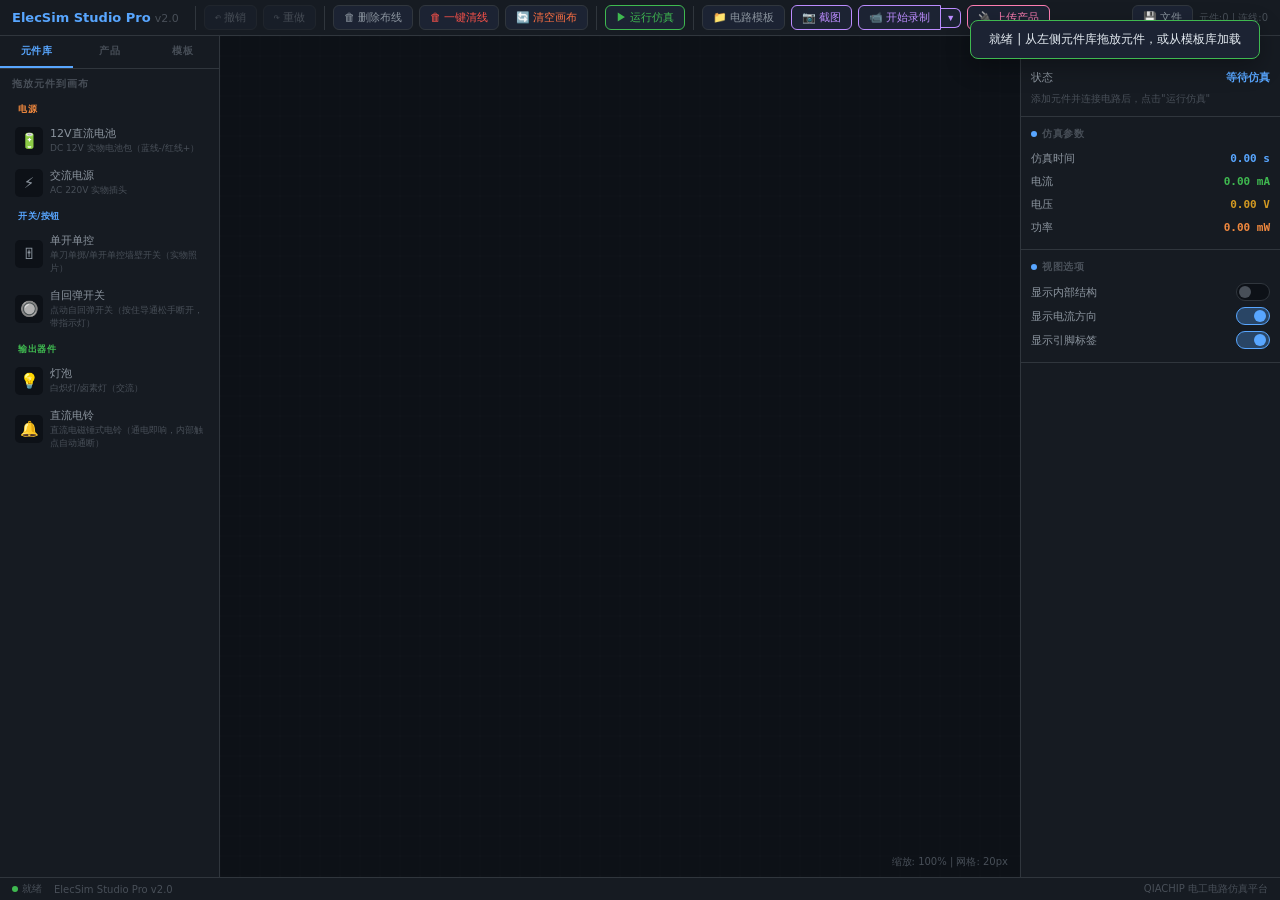
<file: index.html>
<!DOCTYPE html>
<html lang="zh-CN">
<head>
<meta charset="UTF-8">
<meta name="viewport" content="width=device-width, initial-scale=1.0">
<meta http-equiv="Cache-Control" content="no-cache, no-store, must-revalidate">
<title>ElecSim Studio Pro v2.0 - QIACHIP 电工电路仿真平台</title>
  <link rel="stylesheet" href="样式/样式.css">
</head>
<body>
<div class="app" id="app">
  <!-- Toolbar -->
  <div class="toolbar">
    <div class="brand">ElecSim Studio Pro<span>v2.0</span></div>
    <div class="sep"></div>
    <button class="tbtn" id="btnUndo" onclick="ElecSim.History.undo()" disabled title="撤销 (Ctrl+Z)">&#8630; 撤销</button>
    <button class="tbtn" id="btnRedo" onclick="ElecSim.History.redo()" disabled title="重做 (Ctrl+Y)">&#8631; 重做</button>
    <div class="sep"></div>
    <button class="tbtn" id="btnDeleteWire" onclick="ElecSim.WireRouter.toggleDeleteMode()">&#128465; 删除布线</button>
    <button class="tbtn" id="btnDeleteAllWires" onclick="ElecSim.WireRouter.deleteAllWires()" style="color:#f85149;">&#128465; 一键清线</button>
    <button class="tbtn" id="btnClearAll" onclick="ElecSim.UI.clearAll()" style="color:#ff7043;">&#128260; 清空画布</button>
    <div class="sep"></div>
    <button class="tbtn run" id="btnRun" onclick="ElecSim.Engine.toggle()">&#9654; 运行仿真</button>
    <div class="sep"></div>
    <div class="dropdown">
      <button class="tbtn" onclick="ElecSim.UI.toggleDropdown('templateMenu')">&#128193; 电路模板</button>
      <div class="dropdown-menu" id="templateMenu">
        <div class="dropdown-item" style="color:var(--fg-muted);cursor:default;">暂无模板，后续更新</div>
      </div>
    </div>
    <button class="tbtn export-btn" onclick="ElecSim.Recorder.captureImage()">&#128247; 截图</button>
    <!-- 开始录制 + 背景色下拉 -->
    <span style="position:relative;display:inline-flex;align-items:center;">
      <button class="tbtn export-btn" id="recStartBtn" onclick="ElecSim.Recorder.start()" style="border-radius:6px 0 0 6px;">&#128249; 开始录制</button>
      <button class="tbtn export-btn" onclick="ElecSim.UI.toggleDropdown('recBgMenu')" style="padding:4px 5px;border-radius:0 6px 6px 0;border-left:none;font-size:9px;">&#9660;</button>
      <div class="dropdown-menu" id="recBgMenu" style="right:0;left:auto;top:100%;min-width:130px;">
        <div class="dropdown-item" style="cursor:default;font-size:10px;color:var(--text-muted);">截图/录屏背景</div>
        <div class="dropdown-item" onclick="ElecSim.UI.setRecBg('white');document.getElementById('recBgMenu').classList.remove('show')">
          <span style="display:inline-block;width:14px;height:14px;background:#fff;border:1px solid #666;border-radius:2px;margin-right:8px;vertical-align:middle;"></span>白色背景
        </div>
        <div class="dropdown-item" onclick="ElecSim.UI.setRecBg('black');document.getElementById('recBgMenu').classList.remove('show')">
          <span style="display:inline-block;width:14px;height:14px;background:#0d1117;border:1px solid #666;border-radius:2px;margin-right:8px;vertical-align:middle;"></span>黑色背景
        </div>
      </div>
    </span>
    <button class="tbtn" id="recPauseBtn" onclick="ElecSim.Recorder.toggle()" style="display:none;color:#d29922;">&#10074;&#10074; 暂停</button>
    <button class="tbtn" id="recStopBtn" onclick="ElecSim.Recorder.stop()" style="display:none;color:#f85149;">&#9632; 停止</button>
    <button class="tbtn" id="recReRecordBtn" onclick="ElecSim.Recorder.reRecord()" style="display:none;color:#d29922;">&#9654; 重新录制</button>
    <div id="recIndicator" onclick="ElecSim.Recorder.togglePanel()" style="display:none;cursor:pointer;">
      <div class="rec-dot"></div>
      <span class="rec-time" id="recTime">00:00</span>
    </div>
    <button class="tbtn product-btn" onclick="ElecSim.UI.showModal('productModal')">&#128268; 上传产品</button>
    <div style="flex:1"></div>
    <div class="dropdown">
      <button class="tbtn" onclick="ElecSim.UI.toggleDropdown('fileMenu')">&#128190; 文件</button>
      <div class="dropdown-menu" id="fileMenu" style="right:0;left:auto;">
        <div class="dropdown-item" onclick="ElecSim.Persistence.save()">&#128190; 保存到浏览器</div>
        <div class="dropdown-item" onclick="ElecSim.Persistence.load()">&#128194; 从浏览器加载</div>
        <div class="dropdown-item" onclick="ElecSim.Persistence.exportJSON()">&#128230; 导出JSON</div>
        <div class="dropdown-item" onclick="document.getElementById('importInput').click()">&#128229; 导入JSON</div>
      </div>
    </div>
    <input type="file" id="importInput" accept=".json" style="display:none" onchange="ElecSim.Persistence.importJSON(this.files[0])">
    <span style="font-size:10px;color:var(--text-muted)">元件:<span id="compCount">0</span> | 连线:<span id="wireCount">0</span></span>
  </div>

  <!-- Main -->
  <div class="main">
    <!-- Left Sidebar -->
    <div class="sidebar-left">
      <div class="sidebar-tabs">
        <div class="sidebar-tab active" data-tab="components" onclick="ElecSim.UI.switchTab(this,'components')">元件库</div>
        <div class="sidebar-tab" data-tab="products" onclick="ElecSim.UI.switchTab(this,'products')">产品</div>
        <div class="sidebar-tab" data-tab="templates" onclick="ElecSim.UI.switchTab(this,'templates')">模板</div>
      </div>

      <!-- Tab: Components -->
      <div class="tab-content active" id="tabComponents">
        <div class="comp-header">拖放元件到画布</div>
        <div class="comp-list" id="compList"></div>
      </div>

      <!-- Tab: Products -->
      <div class="tab-content" id="tabProducts">
        <div class="comp-header">QIACHIP 产品库</div>
        <div style="padding:6px;overflow-y:auto;flex:1;" id="productList"></div>
      </div>

      <!-- Tab: Templates -->
      <div class="tab-content" id="tabTemplates">
        <div class="comp-header">电路模板</div>
        <div style="padding:6px;overflow-y:auto;flex:1;" id="templateList"></div>
      </div>
    </div>

    <!-- Canvas -->
    <div class="canvas-area" id="canvasArea">
      <canvas id="canvas"></canvas>
      <div class="canvas-overlay" id="wireHint" style="display:none;">
        <div style="display:flex;gap:3px;margin-right:8px;flex-wrap:wrap;" id="wireTypeBar">
          <button class="wire-type-btn active" data-wtype="live" onclick="ElecSim.WireRouter.setWireType('live')" style="color:#e53935;border-color:#e53935">火线 L</button>
          <button class="wire-type-btn" data-wtype="neutral" onclick="ElecSim.WireRouter.setWireType('neutral')" style="color:#1e88e5;border-color:#1e88e5">零线 N</button>
          <button class="wire-type-btn" data-wtype="ground" onclick="ElecSim.WireRouter.setWireType('ground')" style="color:#43a047;border-color:#43a047">地线 PE</button>
          <span style="color:#555;font-size:11px;line-height:24px;margin:0 2px;">|</span>
          <button class="wire-type-btn" data-wtype="dc_pos" onclick="ElecSim.WireRouter.setWireType('dc_pos')" style="color:#ff6d00;border-color:#ff6d00">DC+</button>
          <button class="wire-type-btn" data-wtype="dc_neg" onclick="ElecSim.WireRouter.setWireType('dc_neg')" style="color:#00bcd4;border-color:#00bcd4">DC−</button>
          <span style="color:#555;font-size:11px;line-height:24px;margin:0 2px;">|</span>
          <button class="wire-type-btn" data-wtype="signal" onclick="ElecSim.WireRouter.setWireType('signal')" style="color:#ffa800;border-color:#ffa800">信号</button>
          <button class="wire-type-btn" data-wtype="purple" onclick="ElecSim.WireRouter.setWireType('purple')" style="color:#ab47bc;border-color:#ab47bc">紫</button>
          <button class="wire-type-btn" data-wtype="cyan" onclick="ElecSim.WireRouter.setWireType('cyan')" style="color:#00bcd4;border-color:#00bcd4">青</button>
          <button class="wire-type-btn" data-wtype="pink" onclick="ElecSim.WireRouter.setWireType('pink')" style="color:#ec407a;border-color:#ec407a">粉</button>
          <button class="wire-type-btn" data-wtype="gold" onclick="ElecSim.WireRouter.setWireType('gold')" style="color:#ffc107;border-color:#ffc107">金</button>
        </div>
        <span id="wireHintText" style="color:var(--yellow);">点击画布布线，点击端子完成连接</span>
        <button onclick="ElecSim.WireRouter.undoSegment()" style="color:var(--yellow);font-size:11px;">撤销段</button>
        <button onclick="ElecSim.WireRouter.cancel()" style="color:var(--red);">取消</button>
      </div>
      <div class="zoom-info">缩放: <span id="zoomLevel">100</span>% | 网格: 20px</div>
    </div>

    <!-- Right Sidebar -->
    <div class="sidebar-right">
      <div class="panel-section">
        <div class="panel-title"><div class="dot" id="simDot"></div>仿真状态</div>
        <div class="sim-value"><span class="label">状态</span><span class="val" id="simStatus">等待仿真</span></div>
        <div id="simHint" style="font-size:10px;color:var(--text-muted);margin-top:3px;">添加元件并连接电路后，点击"运行仿真"</div>
      </div>
      <div class="panel-section">
        <div class="panel-title"><div class="dot blue"></div>仿真参数</div>
        <div class="sim-value"><span class="label">仿真时间</span><span class="val" id="simTime">0.00 s</span></div>
        <div class="sim-value"><span class="label">电流</span><span class="val green" id="simCurrent">0.00 mA</span></div>
        <div class="sim-value"><span class="label">电压</span><span class="val yellow" id="simVoltage">0.00 V</span></div>
        <div class="sim-value"><span class="label">功率</span><span class="val orange" id="simPower">0.00 mW</span></div>
      </div>
      <div class="panel-section" id="faultPanel" style="display:none;">
        <div class="panel-title"><div class="dot red"></div>故障检测</div>
        <div id="faultContent"></div>
      </div>
      <div class="panel-section">
        <div class="panel-title"><div class="dot blue"></div>视图选项</div>
        <div class="toggle-row"><span>显示内部结构</span><div class="toggle" id="togInternal" onclick="ElecSim.UI.toggleOpt(this,'internal')"></div></div>
        <div class="toggle-row"><span>显示电流方向</span><div class="toggle on" id="togCurrent" onclick="ElecSim.UI.toggleOpt(this,'currentDir')"></div></div>
        <div class="toggle-row"><span>显示引脚标签</span><div class="toggle on" id="togPinLabels" onclick="ElecSim.UI.toggleOpt(this,'pinLabels')"></div></div>
      </div>
      <div class="panel-section" id="propPanel" style="display:none;">
        <div class="panel-title"><div class="dot yellow"></div>元件属性</div>
        <div id="propContent"></div>
      </div>
    </div>
  </div>

  <!-- Status Bar -->
  <div class="status-bar">
    <span><span class="status-dot"></span>就绪</span>
    <span>ElecSim Studio Pro v2.0</span>
    <span style="margin-left:auto;">QIACHIP 电工电路仿真平台</span>
  </div>
</div>

<!-- Recording Studio Modal -->
<!-- ==================== Recording Floating Panel ==================== -->
<div id="recPanel" style="display:none;position:fixed;bottom:16px;right:16px;width:280px;background:var(--bg-panel);border:1px solid var(--border);border-radius:12px;box-shadow:0 8px 32px rgba(0,0,0,.5);z-index:80;font-size:12px;overflow:hidden;">
  <!-- Collapsed view (shown during recording) -->
  <div id="recPanelCollapsed" style="display:none;flex-direction:column;padding:12px 14px;gap:8px;">
    <div style="display:flex;align-items:center;gap:8px;">
      <div class="rec-dot"></div>
      <span id="recPanelStatus" style="font-size:12px;color:#f85149;font-weight:600;">录制中 00:00</span>
      <div style="flex:1;"></div>
      <span class="rec-time" id="recTime2" style="font-variant-numeric:tabular-nums;color:#c9d1d9;font-size:13px;">00:00</span>
    </div>
    <div style="display:flex;gap:6px;">
      <button onclick="ElecSim.Recorder.toggle()" style="flex:1;padding:5px;background:#d29922;color:#fff;border:none;border-radius:6px;font-size:11px;cursor:pointer;font-weight:600;">&#10074;&#10074; 暂停</button>
      <button onclick="ElecSim.Recorder.stop()" style="flex:1;padding:5px;background:#f85149;color:#fff;border:none;border-radius:6px;font-size:11px;cursor:pointer;font-weight:600;">&#9632; 停止</button>
      <button onclick="ElecSim.Recorder.togglePanel()" style="padding:5px 8px;background:var(--bg-card);color:#8b949e;border:1px solid var(--border);border-radius:6px;font-size:11px;cursor:pointer;">&#9660; 详情</button>
    </div>
  </div>

  <!-- Expanded view (settings / preview) -->
  <div id="recPanelExpanded" style="display:none;flex-direction:column;">
    <div style="display:flex;align-items:center;justify-content:space-between;padding:10px 14px;border-bottom:1px solid var(--border);">
      <span style="font-size:12px;font-weight:600;color:#c9d1d9;">&#128249; 录屏设置</span>
      <button onclick="ElecSim.Recorder.hidePanel()" style="background:none;border:none;color:#8b949e;font-size:14px;cursor:pointer;padding:2px 4px;">&#9650;</button>
    </div>
    <div style="padding:10px 14px;display:flex;flex-direction:column;gap:8px;">
      <!-- Preview area -->
      <div class="rec-preview" id="recPreview">
        <span id="recPreviewHint">点击「开始录制」后将实时预览</span>
        <video id="recPreviewVideo" controls style="display:none;width:100%;height:100%;object-fit:contain;border-radius:4px;"></video>
      </div>
      <!-- Status -->
      <div style="font-size:11px;color:#8b949e;text-align:center;" id="recPanelStatusExp">准备就绪</div>
      <!-- Format -->
      <div style="display:flex;align-items:center;justify-content:space-between;">
        <span style="font-size:11px;color:#8b949e;">格式</span>
        <div style="display:flex;gap:4px;">
          <button class="fmt-btn active" id="fmtMp4" onclick="ElecSim.Recorder.setFormat('mp4')">MP4</button>
        </div>
      </div>
      <!-- FPS -->
      <div style="display:flex;align-items:center;justify-content:space-between;">
        <span style="font-size:11px;color:#8b949e;">帧率</span>
        <select id="recFps" onchange="ElecSim.Recorder.setFps(this.value)" style="background:var(--bg-input);border:1px solid var(--border);border-radius:6px;color:#c9d1d9;padding:3px 8px;font-size:11px;cursor:pointer;">
          <option value="30" selected>30 fps</option>
          <option value="60">60 fps</option>
          <option value="15">15 fps</option>
        </select>
      </div>
      <!-- Quality -->
      <div style="display:flex;align-items:center;justify-content:space-between;">
        <span style="font-size:11px;color:#8b949e;">画质</span>
        <select id="recQuality" onchange="ElecSim.Recorder.setQuality(this.value)" style="background:var(--bg-input);border:1px solid var(--border);border-radius:6px;color:#c9d1d9;padding:3px 8px;font-size:11px;cursor:pointer;">
          <option value="high" selected>超清 (12 Mbps)</option>
          <option value="medium">高清 (6 Mbps)</option>
          <option value="low">标清 (2 Mbps)</option>
        </select>
      </div>
      <!-- Background Color -->
      <div style="display:flex;align-items:center;justify-content:space-between;">
        <span style="font-size:11px;color:#8b949e;">背景色</span>
        <div style="display:flex;gap:4px;">
          <button class="fmt-btn bg-sel active" data-bg="white" onclick="ElecSim.UI.setRecBg('white')">白色</button>
          <button class="fmt-btn bg-sel" data-bg="black" onclick="ElecSim.UI.setRecBg('black')">黑色</button>
        </div>
      </div>
      <!-- Controls -->
      <div style="display:flex;gap:6px;margin-top:2px;">
        <button onclick="ElecSim.Recorder.start()" style="flex:1;padding:7px;background:#f85149;color:#fff;border:none;border-radius:6px;font-size:12px;font-weight:600;cursor:pointer;">&#9679; 开始录制</button>
        <button class="btn-export" id="recExportBtn" onclick="ElecSim.Recorder.exportCurrent()" disabled style="flex:1;padding:7px;background:#238636;color:#fff;border:none;border-radius:6px;font-size:12px;font-weight:600;cursor:pointer;opacity:.4;">&#11015; 导出</button>
      </div>
    </div>
  </div>
</div>

<!-- ==================== Preview Modal (shown after stop) ==================== -->
<div class="modal-mask" id="previewModal">
  <div class="modal" style="width:680px;">
    <div class="modal-head"><h3>&#128249; 录制预览</h3><button class="modal-close" onclick="ElecSim.Recorder.closePreview()">&times;</button></div>
    <div class="modal-body">
      <div class="preview-video-wrap">
        <video id="prevVideo" controls style="width:100%;height:100%;object-fit:contain;border-radius:8px;"></video>
      </div>
      <div class="preview-info">
        <span>时长: <span class="duration" id="prevDur">00:00</span></span>
        <span>大小: <span class="duration" id="prevSize">--</span></span>
      </div>
      <div style="display:flex;gap:8px;justify-content:flex-end;">
        <button class="btn-secondary" onclick="ElecSim.Recorder.closePreview()">取消</button>
        <button class="btn-primary" onclick="ElecSim.Recorder.exportCurrent();ElecSim.Recorder.closePreview();">&#11015; 导出到本地</button>
      </div>
    </div>
  </div>
</div>

<!-- ==================== Image Preview Modal (shown after screenshot) ==================== -->
<div class="modal-mask" id="imagePreviewModal">
  <div class="modal" style="width:680px;">
    <div class="modal-head"><h3>&#128247; 截图预览</h3><button class="modal-close" onclick="ElecSim.Recorder.closeImagePreview()">&times;</button></div>
    <div class="modal-body">
      <div class="preview-video-wrap" style="background:#fff;">
        <img id="imgPreviewImg" style="max-width:100%;max-height:100%;object-fit:contain;border-radius:8px;" />
      </div>
      <div class="preview-info">
        <span id="imgPreviewInfo" style="color:var(--text-muted);">白底 PNG 格式，适用于产品接线图</span>
      </div>
      <div style="display:flex;gap:8px;justify-content:flex-end;">
        <button class="btn-secondary" onclick="ElecSim.Recorder.closeImagePreview()">关闭</button>
        <a id="imgDownloadBtn" class="btn-primary" style="text-decoration:none;display:inline-flex;align-items:center;justify-content:center;" onclick="ElecSim.Recorder.downloadImage()">&#11015; 下载图片</a>
      </div>
    </div>
  </div>
</div>

<!-- Product Upload Modal -->
<div class="modal-mask" id="productModal">
  <div class="modal" style="width:520px;">
    <div class="modal-head"><h3>&#128268; 上传产品元件</h3><button class="modal-close" onclick="ElecSim.UI.closeModal('productModal')">&times;</button></div>
    <div class="modal-body">
      <div class="form-group"><label class="form-label">产品名称 <span class="req">*</span></label><input class="form-input" id="prodName" placeholder="如：QIACHIP 1路无线继电器模块"></div>
      <div class="form-group"><label class="form-label">型号</label><input class="form-input" id="prodModel" placeholder="如：QCA-1CH-RF"></div>
      <div class="form-group"><label class="form-label">描述</label><input class="form-input" id="prodDesc" placeholder="433MHz无线遥控, 1路继电器输出"></div>
      <div class="form-group"><label class="form-label">产品图片</label><input type="file" id="prodImage" accept="image/*" style="font-size:11px;color:var(--text-dim);"></div>
      <div class="form-group"><label class="form-label">引脚编辑 <span style="font-size:9px;color:var(--text-muted)">（点击画布添加引脚）</span></label>
        <canvas class="pin-editor-canvas" id="pinEditorCanvas" width="460" height="250"></canvas>
        <div id="pinEditorPins" style="margin-top:6px;font-size:10px;color:var(--text-dim);">暂无引脚，点击画布添加</div>
      </div>
      <div class="form-group"><label class="form-label">行为类型</label>
        <select class="form-input" id="prodBehavior">
          <option value="relay">继电器（信号触发触点切换）</option>
          <option value="switch">开关（手动通断）</option>
          <option value="sensor">传感器（输出信号）</option>
          <option value="passive">无源元件（电阻性负载）</option>
          <option value="blackbox">黑盒（自定义内部行为）</option>
        </select>
      </div>
      <div class="form-group"><label class="form-label">电气参数 (JSON)</label><textarea class="form-input" id="prodSpecs" rows="3">{"voltage":"5-12V DC","maxCurrent":"10A"}</textarea></div>
    </div>
    <div class="modal-footer">
      <button class="btn-secondary" onclick="ElecSim.QIACHIP.clearEditor()">清空</button>
      <button class="btn-primary" onclick="ElecSim.QIACHIP.addProduct()">&#10003; 添加到产品库</button>
    </div>
  </div>
</div>

<!-- Context Menu -->
<div class="ctx-menu" id="ctxMenu" style="display:none;"></div>

<!-- Toast -->
<div class="toast" id="toast"></div>


  <!-- ===== 拆分后的模块化 JS 文件 ===== -->
  <script src="脚本/配置.js"></script>
  <script src="数据/布线样式.js"></script>
  <script src="脚本/状态.js"></script>
  <script src="数据/元件库.js"></script>
  <script src="数据/产品库.js"></script>
  <script src="脚本/音频.js"></script>
  <script src="脚本/绘图.js"></script>
  <script src="脚本/布线.js"></script>
  <script src="脚本/引擎.js"></script>
  <script src="脚本/历史.js"></script>
  <script src="脚本/存储.js"></script>
  <script src="数据/模板库.js"></script>
  <script src="脚本/录制.js"></script>
  <script src="脚本/界面.js"></script>
  <script src="脚本/事件.js"></script>
  <script src="脚本/工具.js"></script>
  <script src="脚本/初始化.js"></script>

</body>
</html>
</file>
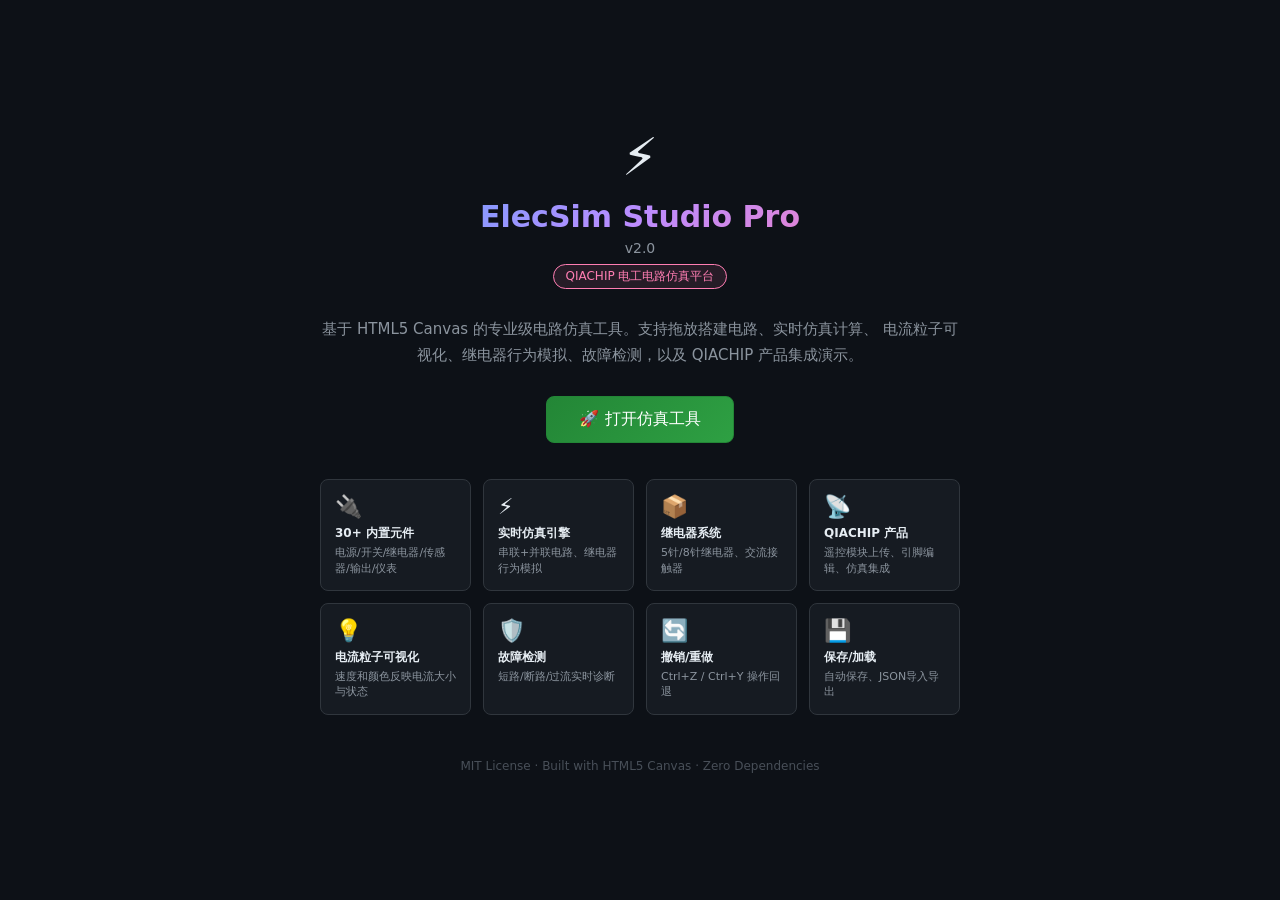
<file: home.html>
<!DOCTYPE html>
<html lang="zh-CN">
<head>
  <meta charset="UTF-8">
  <meta name="viewport" content="width=device-width, initial-scale=1.0">
  <title>ElecSim Studio Pro v2.0 - QIACHIP 电工电路仿真平台</title>
  <style>
    * { margin: 0; padding: 0; box-sizing: border-box; }
    body {
      font-family: -apple-system, BlinkMacSystemFont, 'Segoe UI', system-ui, sans-serif;
      background: #0d1117;
      color: #e6edf3;
      display: flex;
      flex-direction: column;
      align-items: center;
      justify-content: center;
      min-height: 100vh;
      padding: 40px 20px;
    }
    .container { max-width: 640px; text-align: center; }
    .logo { font-size: 52px; margin-bottom: 12px; }
    h1 { font-size: 30px; margin-bottom: 6px; background: linear-gradient(135deg, #58a6ff, #bc8cff, #ff7eb3); -webkit-background-clip: text; -webkit-text-fill-color: transparent; }
    .version { color: #8b949e; font-size: 14px; margin-bottom: 8px; }
    .badge { display: inline-block; padding: 3px 12px; background: rgba(255,126,179,.1); border: 1px solid #ff7eb3; border-radius: 20px; font-size: 12px; color: #ff7eb3; margin-bottom: 28px; }
    .desc { color: #8b949e; font-size: 15px; line-height: 1.7; margin-bottom: 28px; }
    .btn {
      display: inline-block;
      padding: 12px 32px;
      background: linear-gradient(135deg, #238636, #2ea043);
      color: #fff;
      text-decoration: none;
      border-radius: 8px;
      font-size: 16px;
      font-weight: 500;
      transition: all .2s;
      border: 1px solid #238636;
    }
    .btn:hover { background: linear-gradient(135deg, #2ea043, #3fb950); transform: translateY(-1px); box-shadow: 0 4px 16px rgba(46,160,67,.3); }
    .features { display: grid; grid-template-columns: repeat(auto-fit, minmax(140px, 1fr)); gap: 12px; margin-top: 36px; text-align: left; }
    .feature { background: #161b22; border: 1px solid #30363d; border-radius: 8px; padding: 14px; }
    .feature .icon { font-size: 22px; margin-bottom: 6px; }
    .feature .title { font-size: 12px; font-weight: 600; margin-bottom: 3px; }
    .feature .text { font-size: 11px; color: #8b949e; line-height: 1.4; }
    .footer { margin-top: 44px; font-size: 12px; color: #484f58; }
  </style>
</head>
<body>
  <div class="container">
    <div class="logo">⚡</div>
    <h1>ElecSim Studio Pro</h1>
    <p class="version">v2.0</p>
    <div class="badge">QIACHIP 电工电路仿真平台</div>
    <p class="desc">
      基于 HTML5 Canvas 的专业级电路仿真工具。支持拖放搭建电路、实时仿真计算、
      电流粒子可视化、继电器行为模拟、故障检测，以及 QIACHIP 产品集成演示。
    </p>
    <a href="index.html" class="btn">🚀 打开仿真工具</a>
    <div class="features">
      <div class="feature"><div class="icon">🔌</div><div class="title">30+ 内置元件</div><div class="text">电源/开关/继电器/传感器/输出/仪表</div></div>
      <div class="feature"><div class="icon">⚡</div><div class="title">实时仿真引擎</div><div class="text">串联+并联电路、继电器行为模拟</div></div>
      <div class="feature"><div class="icon">📦</div><div class="title">继电器系统</div><div class="text">5针/8针继电器、交流接触器</div></div>
      <div class="feature"><div class="icon">📡</div><div class="title">QIACHIP 产品</div><div class="text">遥控模块上传、引脚编辑、仿真集成</div></div>
      <div class="feature"><div class="icon">💡</div><div class="title">电流粒子可视化</div><div class="text">速度和颜色反映电流大小与状态</div></div>
      <div class="feature"><div class="icon">🛡️</div><div class="title">故障检测</div><div class="text">短路/断路/过流实时诊断</div></div>
      <div class="feature"><div class="icon">🔄</div><div class="title">撤销/重做</div><div class="text">Ctrl+Z / Ctrl+Y 操作回退</div></div>
      <div class="feature"><div class="icon">💾</div><div class="title">保存/加载</div><div class="text">自动保存、JSON导入导出</div></div>
    </div>
    <div class="footer">MIT License · Built with HTML5 Canvas · Zero Dependencies</div>
  </div>
</body>
</html>
</file>
<file: 样式/样式.css>
/* ==================== CSS Variables ==================== */
:root{
  --bg-dark:#0d1117;
  --bg-panel:#161b22;
  --bg-card:#1c2333;
  --bg-input:#0d1117;
  --border:#30363d;
  --border-light:#3d444d;
  --text:#e6edf3;
  --text-dim:#8b949e;
  --text-muted:#484f58;
  --accent:#58a6ff;
  --accent-glow:rgba(88,166,255,0.3);
  --green:#3fb950;
  --yellow:#d29922;
  --red:#f85149;
  --purple:#bc8cff;
  --cyan:#39d2c0;
  --orange:#f0883e;
  --pink:#ff7eb3;
  --cat-power:#f0883e;
  --cat-switch:#58a6ff;
  --cat-protection:#f85149;
  --cat-relay:#bc8cff;
  --cat-sensor:#39d2c0;
  --cat-output:#3fb950;
  --cat-meter:#d29922;
  --cat-passive:#8b949e;
  --cat-qiachip:#ff7eb3;
  --font:'Segoe UI',system-ui,-apple-system,sans-serif;
  --font-mono:'Cascadia Code','Fira Code',monospace;
}
*{margin:0;padding:0;box-sizing:border-box;}
html,body{height:100%;overflow:hidden;font-family:var(--font);background:var(--bg-dark);color:var(--text);}

/* ==================== Layout ==================== */
.app{display:flex;flex-direction:column;height:100vh;}
.toolbar{display:flex;align-items:center;gap:6px;padding:5px 12px;background:var(--bg-panel);border-bottom:1px solid var(--border);flex-shrink:0;z-index:10;}
.toolbar .brand{font-size:13px;font-weight:700;color:var(--accent);margin-right:8px;white-space:nowrap;}
.toolbar .brand span{color:var(--text-muted);font-weight:400;font-size:11px;margin-left:4px;}
.sep{width:1px;height:24px;background:var(--border);margin:0 2px;}

.tbtn{padding:4px 10px;border:1px solid var(--border);border-radius:6px;background:var(--bg-card);color:var(--text-dim);font-size:11px;cursor:pointer;display:flex;align-items:center;gap:4px;transition:all .15s;white-space:nowrap;}
.tbtn:hover{border-color:var(--accent);color:var(--text);background:#1c2a3a;}
.tbtn.active{border-color:var(--accent);color:var(--accent);background:rgba(88,166,255,.1);}
.tbtn.run{border-color:var(--green);color:var(--green);}
.tbtn.run:hover{background:rgba(63,185,80,.1);}
.tbtn.run.running{background:var(--green);color:#fff;animation:pulse 1.5s infinite;}
.tbtn.export-btn{border-color:var(--purple);color:var(--purple);}
.tbtn.export-btn:hover{background:rgba(188,140,255,.1);}
.tbtn.export-btn.active{background:var(--purple);color:#fff;font-weight:600;}
.tbtn.product-btn{border-color:var(--pink);color:var(--pink);}
.tbtn.product-btn:hover{background:rgba(255,126,179,.1);}
.tbtn:disabled{opacity:.4;cursor:not-allowed;}
@keyframes pulse{0%,100%{opacity:1;}50%{opacity:.7;}}

.dropdown{position:relative;display:inline-block;}
.dropdown-menu{display:none;position:absolute;top:100%;left:0;margin-top:4px;background:var(--bg-panel);border:1px solid var(--border);border-radius:8px;min-width:200px;z-index:50;box-shadow:0 8px 24px rgba(0,0,0,.4);overflow:hidden;}
.dropdown-menu.show{display:block;}
.dropdown-item{padding:8px 14px;font-size:12px;color:var(--text-dim);cursor:pointer;transition:all .1s;border-bottom:1px solid var(--border);}
.dropdown-item:last-child{border-bottom:none;}
.dropdown-item:hover{background:var(--bg-card);color:var(--text);}
.dropdown-item .desc{font-size:10px;color:var(--text-muted);margin-top:2px;}

.main{display:flex;flex:1;overflow:hidden;}

/* ==================== Left Sidebar ==================== */
.sidebar-left{width:220px;background:var(--bg-panel);border-right:1px solid var(--border);display:flex;flex-direction:column;flex-shrink:0;overflow:hidden;}
.sidebar-tabs{display:flex;border-bottom:1px solid var(--border);flex-shrink:0;}
.sidebar-tab{flex:1;padding:8px 4px;text-align:center;font-size:10px;font-weight:600;color:var(--text-muted);cursor:pointer;transition:all .15s;border-bottom:2px solid transparent;text-transform:uppercase;letter-spacing:.5px;}
.sidebar-tab:hover{color:var(--text-dim);background:var(--bg-card);}
.sidebar-tab.active{color:var(--accent);border-bottom-color:var(--accent);}
.comp-header{padding:8px 12px 4px;font-size:10px;text-transform:uppercase;color:var(--text-muted);letter-spacing:1px;font-weight:600;flex-shrink:0;}
.comp-list{padding:2px 6px;display:flex;flex-direction:column;gap:1px;overflow-y:auto;flex:1;}
.comp-item{display:flex;align-items:center;gap:7px;padding:5px 8px;border-radius:6px;cursor:grab;font-size:11px;color:var(--text-dim);transition:all .12s;border:1px solid transparent;}
.comp-item:hover{background:var(--bg-card);color:var(--text);border-color:var(--border);}
.comp-item:active{cursor:grabbing;}
.comp-icon{width:28px;height:28px;display:flex;align-items:center;justify-content:center;background:var(--bg-dark);border-radius:5px;font-size:15px;flex-shrink:0;}
.comp-info{display:flex;flex-direction:column;gap:1px;min-width:0;}
.comp-name{font-weight:500;font-size:11px;overflow:hidden;text-overflow:ellipsis;white-space:nowrap;}
.comp-desc{font-size:9px;color:var(--text-muted);}
.comp-cat{padding:6px 12px 3px;font-size:9px;font-weight:600;letter-spacing:.5px;cursor:default;}

/* Product cards */
.product-card{display:flex;align-items:center;gap:8px;padding:8px;border-radius:6px;cursor:grab;border:1px solid var(--border);margin:2px 6px;transition:all .12s;}
.product-card:hover{border-color:var(--pink);background:rgba(255,126,179,.05);}
.product-card .prod-img{width:40px;height:30px;border-radius:4px;background:var(--bg-dark);display:flex;align-items:center;justify-content:center;font-size:18px;overflow:hidden;flex-shrink:0;}
.product-card .prod-img img{width:100%;height:100%;object-fit:contain;}
.product-card .prod-info{display:flex;flex-direction:column;gap:1px;min-width:0;flex:1;}
.product-card .prod-name{font-size:11px;font-weight:500;color:var(--pink);overflow:hidden;text-overflow:ellipsis;white-space:nowrap;}
.product-card .prod-model{font-size:9px;color:var(--text-muted);}

.tab-content{display:none;flex:1;flex-direction:column;overflow:hidden;}
.tab-content.active{display:flex;}

/* ==================== Canvas ==================== */
.canvas-area{flex:1;position:relative;overflow:hidden;background:var(--bg-dark);}
#canvas{width:100%;height:100%;cursor:crosshair;}
.canvas-overlay{position:absolute;bottom:8px;left:50%;transform:translateX(-50%);display:flex;align-items:center;gap:8px;padding:5px 14px;background:rgba(22,27,34,.92);border:1px solid var(--border);border-radius:8px;font-size:11px;color:var(--text-dim);z-index:5;backdrop-filter:blur(8px);}
.canvas-overlay button{background:none;border:none;color:var(--red);cursor:pointer;font-size:11px;padding:2px 6px;border-radius:4px;}
.canvas-overlay button:hover{background:rgba(248,81,73,.15);}
.wire-type-btn{padding:2px 8px;background:transparent;border:1px solid;border-radius:4px;font-size:10px;cursor:pointer;opacity:.4;transition:all .15s;font-family:var(--font);}
.wire-type-btn:hover{opacity:.7;}
.wire-type-btn.active{opacity:1;font-weight:600;border-width:2px;}
.zoom-info{position:absolute;bottom:8px;right:12px;font-size:10px;color:var(--text-muted);z-index:5;}
.status-bar{display:flex;align-items:center;gap:12px;padding:4px 12px;background:var(--bg-panel);border-top:1px solid var(--border);font-size:10px;color:var(--text-muted);flex-shrink:0;}
.status-dot{width:6px;height:6px;border-radius:50%;background:var(--green);display:inline-block;margin-right:4px;}

/* ==================== Right Sidebar ==================== */
.sidebar-right{width:260px;background:var(--bg-panel);border-left:1px solid var(--border);display:flex;flex-direction:column;flex-shrink:0;overflow-y:auto;}
.panel-section{padding:10px;border-bottom:1px solid var(--border);}
.panel-title{font-size:10px;font-weight:600;color:var(--text-muted);text-transform:uppercase;letter-spacing:.5px;margin-bottom:6px;display:flex;align-items:center;gap:5px;}
.panel-title .dot{width:6px;height:6px;border-radius:50%;flex-shrink:0;}
.panel-title .dot.green{background:var(--green);}
.panel-title .dot.yellow{background:var(--yellow);}
.panel-title .dot.red{background:var(--red);}
.panel-title .dot.blue{background:var(--accent);}
.panel-title .dot.pink{background:var(--pink);}
.sim-value{display:flex;justify-content:space-between;align-items:center;padding:4px 0;font-size:11px;}
.sim-value .label{color:var(--text-dim);}
.sim-value .val{font-family:var(--font-mono);font-weight:600;color:var(--accent);font-size:11px;}
.sim-value .val.green{color:var(--green);}
.sim-value .val.yellow{color:var(--yellow);}
.sim-value .val.orange{color:var(--orange);}
.sim-value .val.red{color:var(--red);}
.toggle-row{display:flex;align-items:center;justify-content:space-between;padding:3px 0;font-size:11px;color:var(--text-dim);}
.toggle{width:34px;height:18px;border-radius:9px;background:var(--bg-dark);border:1px solid var(--border);cursor:pointer;position:relative;transition:all .2s;}
.toggle.on{background:rgba(88,166,255,.3);border-color:var(--accent);}
.toggle::after{content:'';position:absolute;width:12px;height:12px;border-radius:50%;background:var(--text-muted);top:2px;left:2px;transition:all .2s;}
.toggle.on::after{left:17px;background:var(--accent);}

/* Fault panel */
.fault-item{display:flex;align-items:flex-start;gap:6px;padding:6px 8px;border-radius:4px;margin-bottom:4px;font-size:10px;border-left:3px solid;}
.fault-item.short{border-color:var(--red);background:rgba(248,81,73,.08);color:var(--red);}
.fault-item.open{border-color:var(--yellow);background:rgba(210,153,34,.08);color:var(--yellow);}
.fault-item.warn{border-color:var(--orange);background:rgba(240,136,62,.08);color:var(--orange);}

/* Props Panel */
.prop-row{display:flex;align-items:center;justify-content:space-between;padding:3px 0;font-size:11px;}
.prop-row .label{color:var(--text-dim);}
.prop-row input,.prop-row select{width:100px;padding:3px 6px;background:var(--bg-input);border:1px solid var(--border);border-radius:4px;color:var(--text);font-size:11px;font-family:var(--font-mono);}
.prop-row input:focus,.prop-row select:focus{outline:none;border-color:var(--accent);}
.prop-group{margin:6px 0;padding:8px;background:var(--bg-card);border:1px solid var(--border);border-radius:6px;}
.prop-group-title{font-size:10px;font-weight:600;color:var(--accent);margin-bottom:4px;text-transform:uppercase;letter-spacing:0.5px;}

/* ==================== Modal ==================== */
.modal-mask{position:fixed;inset:0;background:rgba(0,0,0,.6);z-index:100;display:flex;align-items:center;justify-content:center;opacity:0;pointer-events:none;transition:opacity .2s;}
.modal-mask.show{opacity:1;pointer-events:auto;}
.modal{background:var(--bg-panel);border:1px solid var(--border);border-radius:12px;width:440px;max-height:80vh;overflow-y:auto;box-shadow:0 16px 48px rgba(0,0,0,.5);}
.modal-head{display:flex;align-items:center;justify-content:space-between;padding:14px 18px;border-bottom:1px solid var(--border);}
.modal-head h3{font-size:13px;font-weight:600;}
.modal-close{background:none;border:none;color:var(--text-muted);font-size:18px;cursor:pointer;padding:4px 8px;border-radius:4px;}
.modal-close:hover{background:var(--bg-card);color:var(--text);}
.modal-body{padding:14px 18px;}
.modal-footer{padding:10px 18px;border-top:1px solid var(--border);display:flex;justify-content:flex-end;gap:8px;}

/* ==================== Form ==================== */
.form-group{margin-bottom:10px;}
.form-label{display:block;font-size:11px;color:var(--text-dim);margin-bottom:3px;}
.form-label .req{color:var(--red);}
.form-input{width:100%;padding:6px 10px;background:var(--bg-input);border:1px solid var(--border);border-radius:6px;color:var(--text);font-size:12px;font-family:var(--font);}
.form-input:focus{outline:none;border-color:var(--accent);}
select.form-input{cursor:pointer;}
textarea.form-input{resize:vertical;min-height:50px;font-family:var(--font-mono);font-size:11px;}
.btn-primary{padding:6px 14px;background:var(--accent);color:#fff;border:none;border-radius:6px;font-size:12px;cursor:pointer;font-weight:500;}
.btn-primary:hover{opacity:.85;}
.btn-secondary{padding:6px 14px;background:var(--bg-card);color:var(--text-dim);border:1px solid var(--border);border-radius:6px;font-size:12px;cursor:pointer;}
.btn-secondary:hover{color:var(--text);border-color:var(--border-light);}
.btn-danger{padding:6px 14px;background:rgba(248,81,73,.1);color:var(--red);border:1px solid var(--red);border-radius:6px;font-size:12px;cursor:pointer;}
.btn-danger:hover{background:rgba(248,81,73,.2);}

/* Pin editor */
.pin-editor-canvas{width:100%;height:250px;background:var(--bg-dark);border:1px solid var(--border);border-radius:6px;cursor:crosshair;}

/* ==================== Context Menu ==================== */
.ctx-menu{position:fixed;background:var(--bg-panel);border:1px solid var(--border);border-radius:8px;min-width:160px;z-index:200;box-shadow:0 8px 24px rgba(0,0,0,.5);overflow:hidden;}
.ctx-item{padding:7px 14px;font-size:11px;color:var(--text-dim);cursor:pointer;display:flex;align-items:center;gap:8px;transition:all .1s;}
.ctx-item:hover{background:var(--bg-card);color:var(--text);}
.ctx-item.danger{color:var(--red);}
.ctx-item.danger:hover{background:rgba(248,81,73,.1);}
.ctx-sep{height:1px;background:var(--border);margin:2px 0;}

/* ==================== Toast ==================== */
.toast{position:fixed;top:20px;right:20px;padding:10px 18px;background:var(--bg-card);border:1px solid var(--border);border-radius:8px;font-size:12px;color:var(--text);z-index:300;transform:translateX(120%);transition:transform .3s;box-shadow:0 8px 24px rgba(0,0,0,.3);}
.toast.show{transform:translateX(0);}
.toast.success{border-color:var(--green);}
.toast.error{border-color:var(--red);}
.toast.warning{border-color:var(--yellow);}

/* ==================== Scrollbar ==================== */
::-webkit-scrollbar{width:5px;}
::-webkit-scrollbar-track{background:transparent;}
::-webkit-scrollbar-thumb{background:var(--border);border-radius:3px;}
::-webkit-scrollbar-thumb:hover{background:var(--border-light);}

/* ==================== Recording Indicator ==================== */
#recIndicator{display:none;align-items:center;gap:5px;padding:3px 8px;background:rgba(248,81,73,.15);border:1px solid rgba(248,81,73,.4);border-radius:20px;font-size:10px;color:#f85149;font-weight:600;cursor:pointer;user-select:none;}
#recIndicator.recording{display:inline-flex;}
#recIndicator.paused{background:rgba(210,153,34,.15);border-color:rgba(210,153,34,.4);color:#d29922;}
#recIndicator.paused .rec-dot{background:#d29922;animation:none;}
.rec-dot{width:7px;height:7px;background:#f85149;border-radius:50%;animation:recPulse 1s ease-in-out infinite;flex-shrink:0;}
@keyframes recPulse{0%,100%{opacity:1;transform:scale(1);}50%{opacity:.5;transform:scale(.8);}}
.rec-time{font-variant-numeric:tabular-nums;letter-spacing:.5px;}

/* ==================== Recording Panel ==================== */
.rec-preview{width:100%;aspect-ratio:16/9;background:#000;border-radius:6px;display:flex;align-items:center;justify-content:center;color:#555;font-size:11px;overflow:hidden;position:relative;}
.rec-preview video{width:100%;height:100%;object-fit:contain;border-radius:6px;}
.rec-preview canvas{display:none;}
.fmt-btn{padding:4px 10px;border:1px solid var(--border);border-radius:5px;background:transparent;color:#8b949e;font-size:11px;cursor:pointer;transition:all .15s;}
.fmt-btn:hover{border-color:#58a6ff;color:#58a6ff;}
.fmt-btn.active{background:rgba(88,166,255,.12);border-color:#58a6ff;color:#58a6ff;}
.gif-note{font-size:10px;color:#6e7681;}

/* Background color selector buttons */
.bg-sel{transition:background .2s,color .2s,border-color .2s,box-shadow .2s;}

/* ==================== Record Preview Modal ==================== */
.preview-modal .modal{width:720px;}
.preview-video-wrap{width:100%;aspect-ratio:16/9;background:#000;border-radius:8px;overflow:hidden;margin-bottom:12px;}
.preview-video-wrap video{width:100%;height:100%;object-fit:contain;}
.preview-info{display:flex;align-items:center;justify-content:space-between;font-size:12px;color:#8b949e;margin-bottom:12px;}
.preview-info .duration{font-weight:600;color:#c9d1d9;font-variant-numeric:tabular-nums;}
</file>
